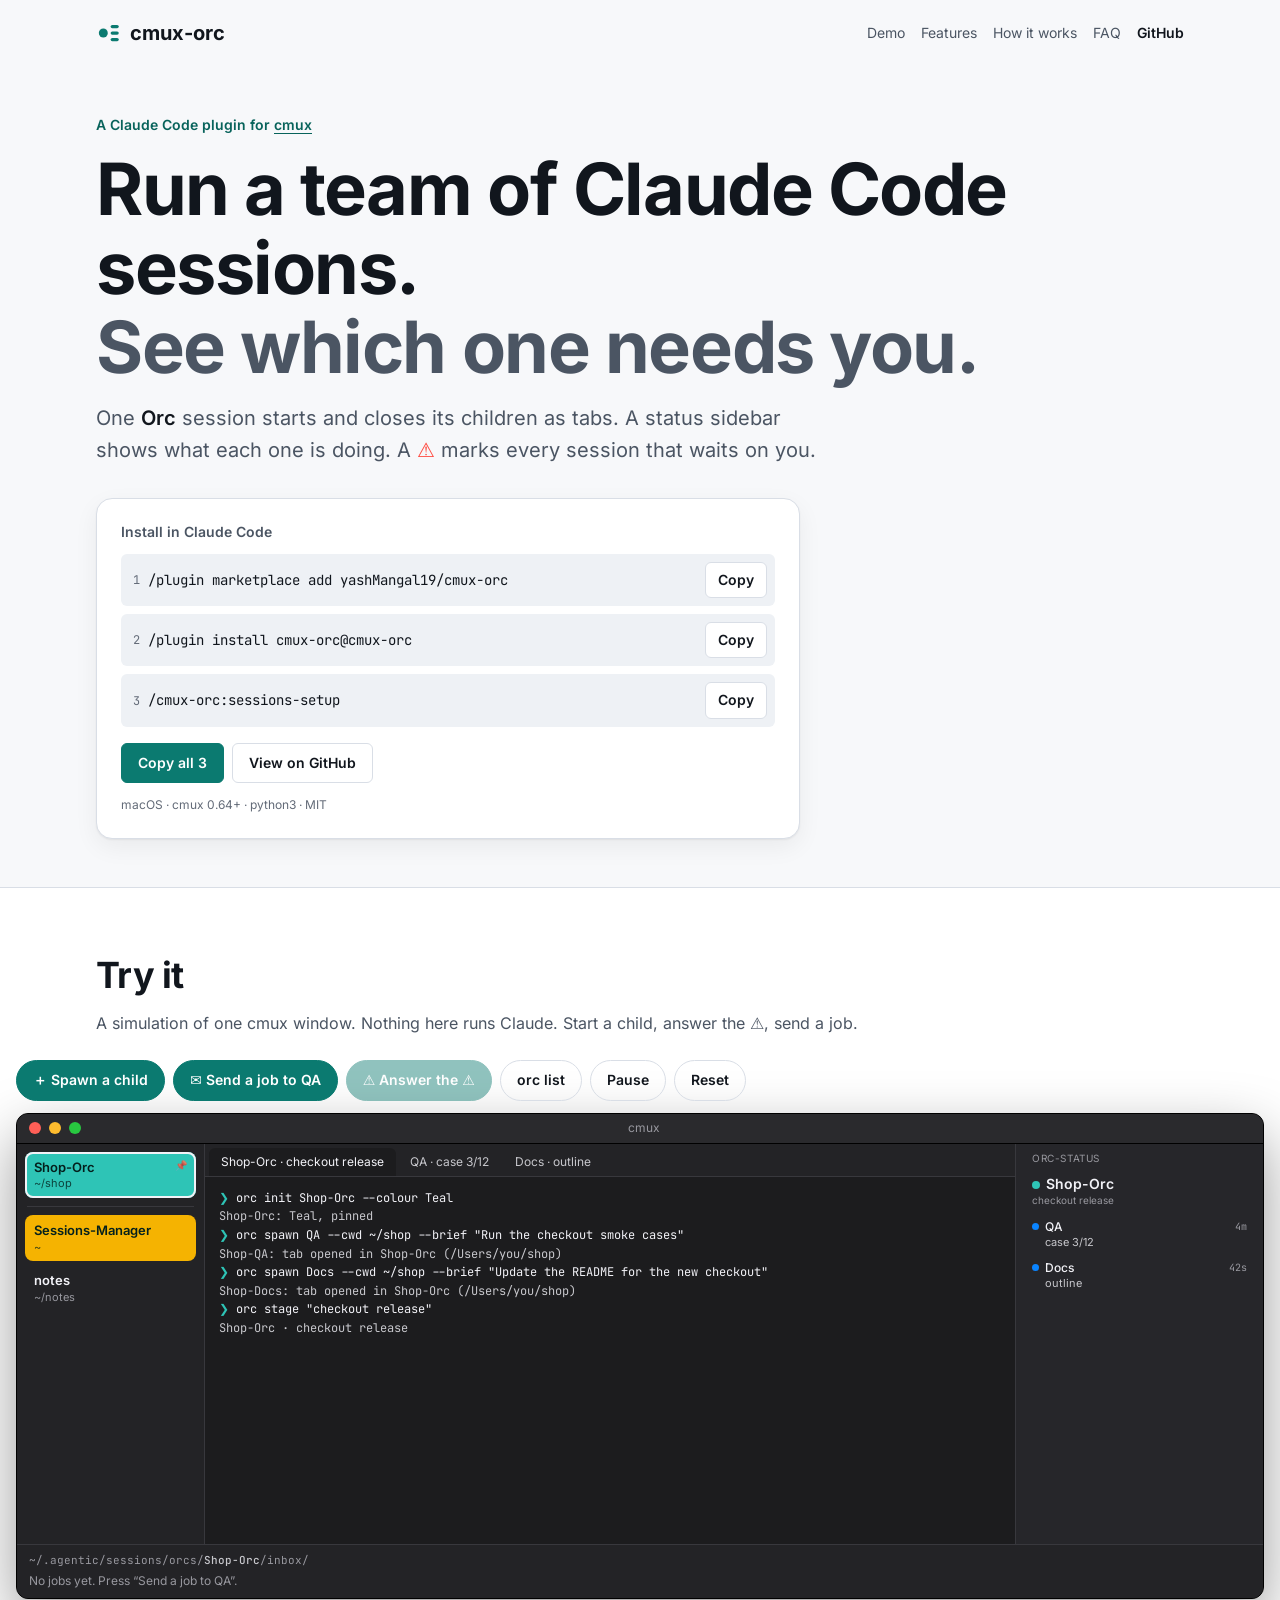
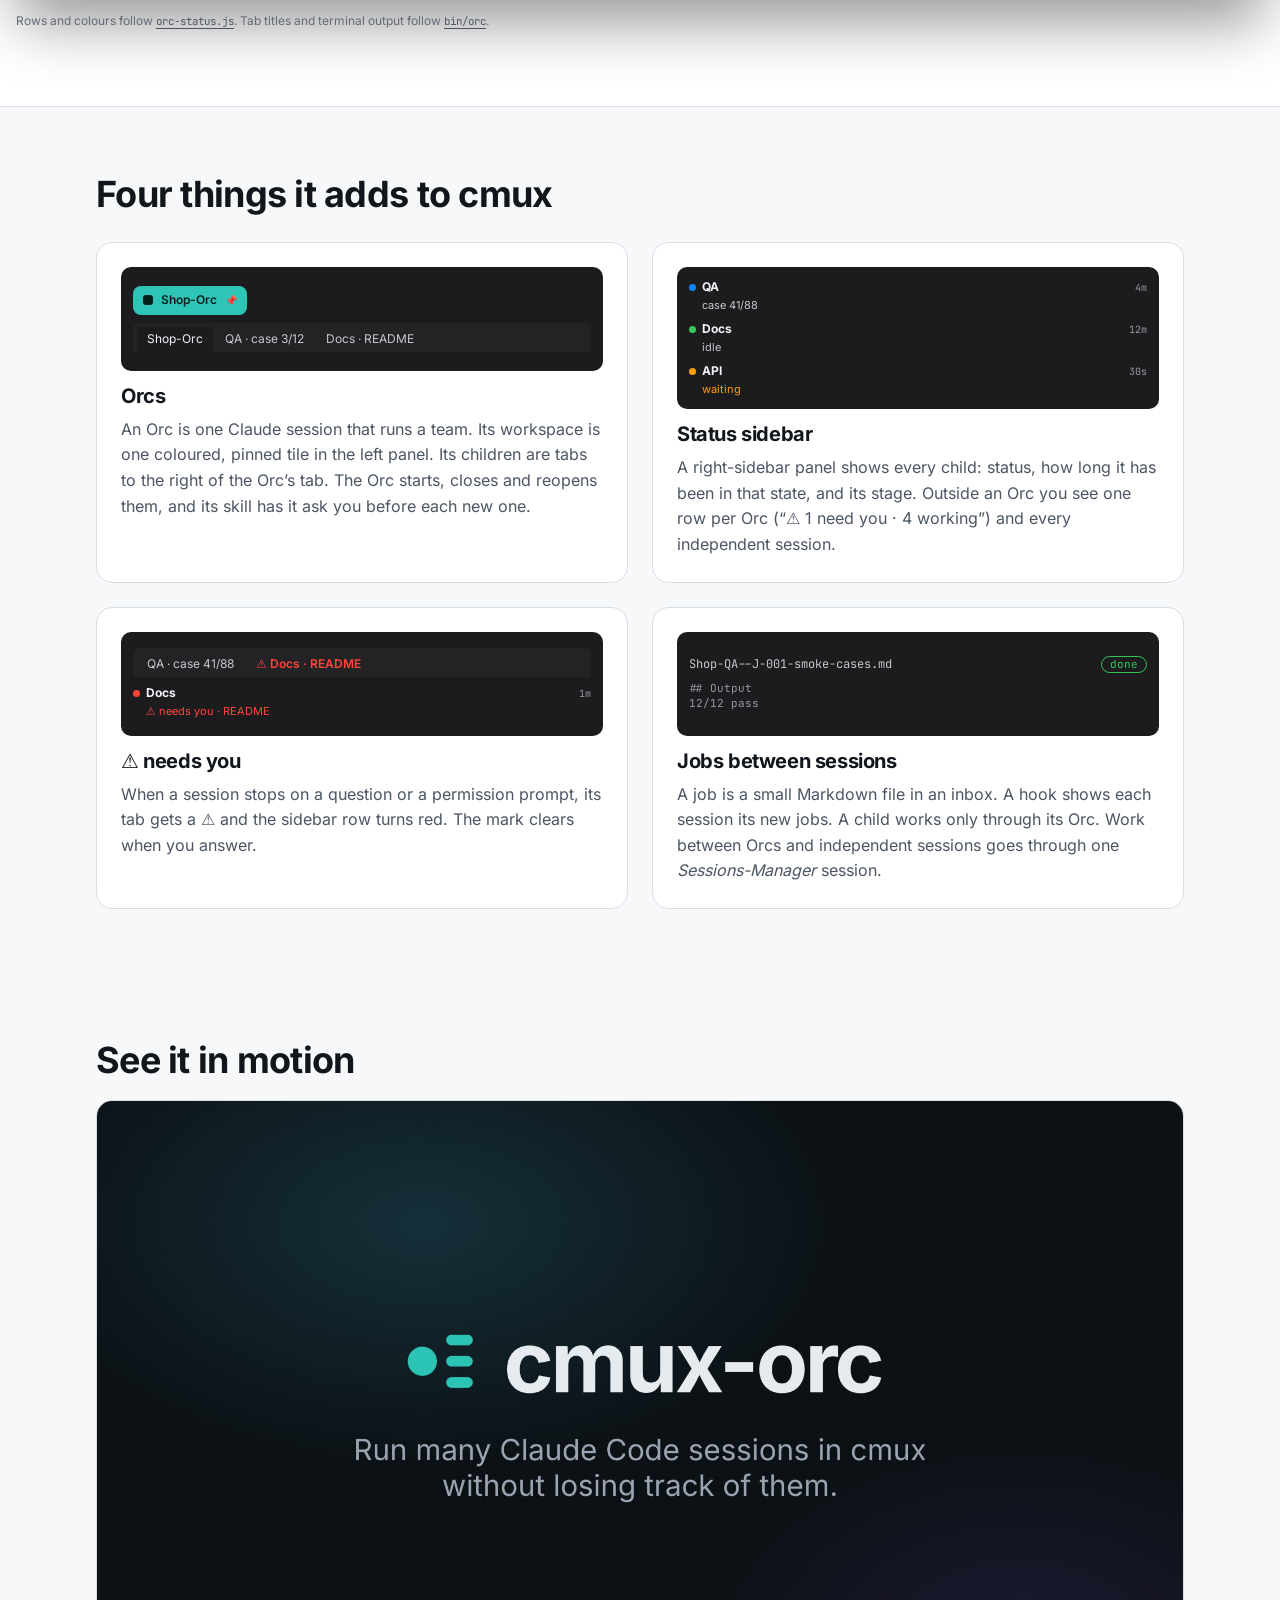
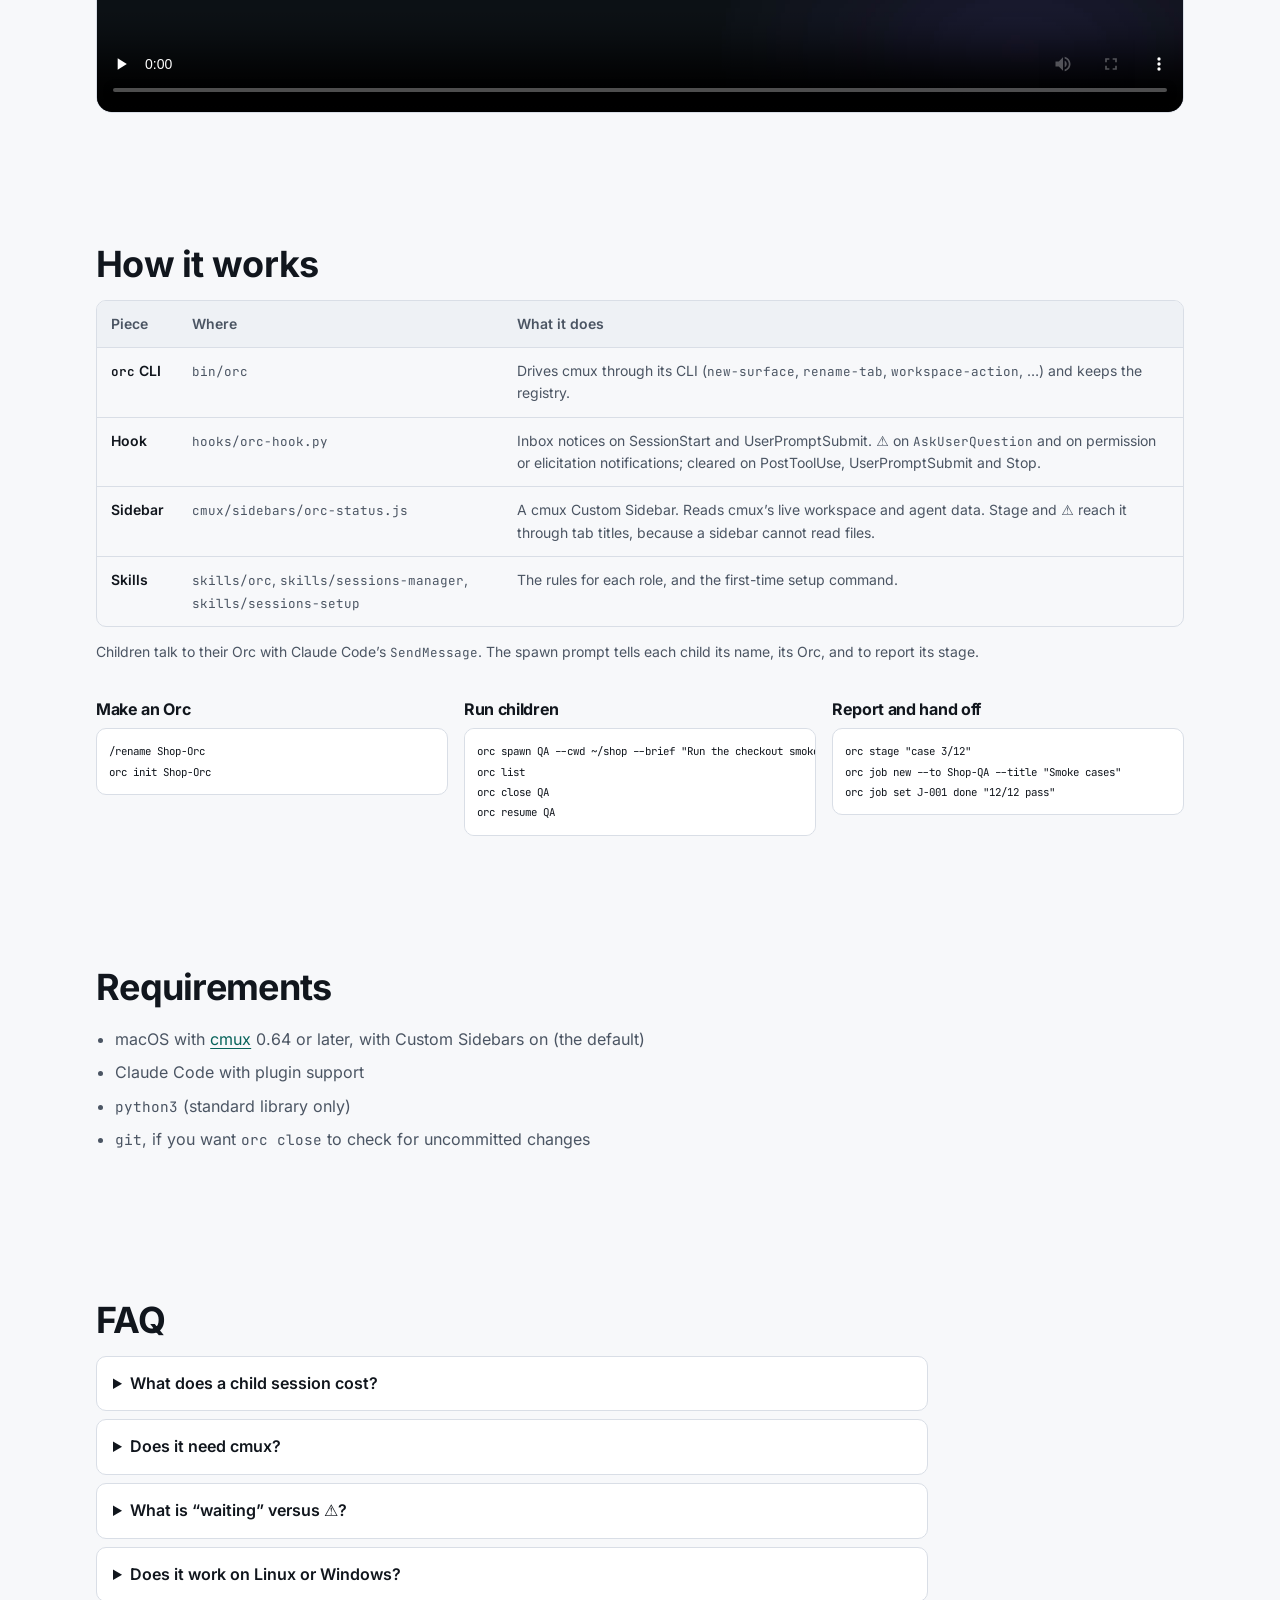
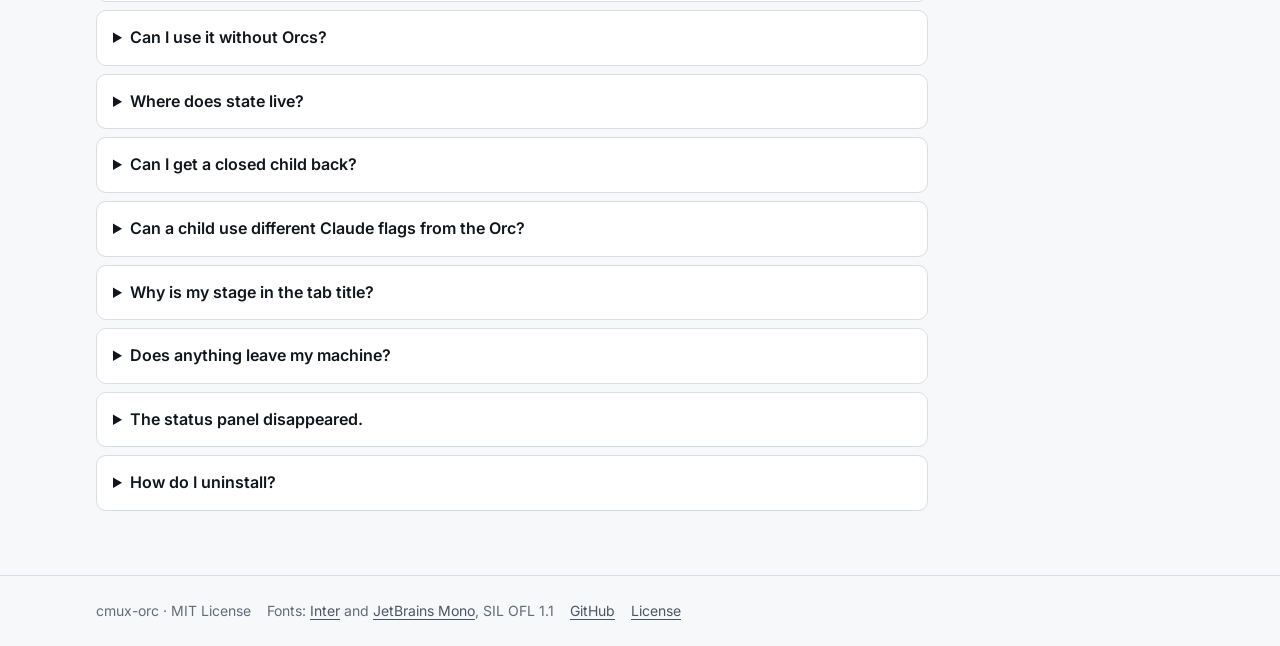
<file: docs/index.html>
<!doctype html>
<html lang="en">
<head>
<meta charset="utf-8">
<meta name="viewport" content="width=device-width, initial-scale=1">
<title>cmux-orc</title>
<meta name="description" content="Run many Claude Code sessions in cmux without losing track of them: Orc tabs, a live status sidebar, a ⚠ when a session needs you, and jobs between sessions.">
<meta name="color-scheme" content="light dark">
<meta property="og:type" content="website">
<meta property="og:title" content="cmux-orc: run many Claude Code sessions in cmux">
<meta property="og:description" content="Orc tabs, a live status sidebar, a ⚠ when a session needs you, and jobs between sessions. A Claude Code plugin for cmux.">
<meta property="og:url" content="https://yashmangal19.github.io/cmux-orc/">
<meta property="og:image" content="https://yashmangal19.github.io/cmux-orc/og-card.png">
<meta name="twitter:card" content="summary_large_image">
<meta name="twitter:title" content="cmux-orc: run many Claude Code sessions in cmux">
<meta name="twitter:description" content="Orc tabs, a live status sidebar, a ⚠ when a session needs you, and jobs between sessions.">
<meta name="twitter:image" content="https://yashmangal19.github.io/cmux-orc/og-card.png">
<link rel="icon" href="favicon.svg" type="image/svg+xml">
<link rel="preload" href="fonts/inter-latin-var.woff2" as="font" type="font/woff2" crossorigin>
<link rel="stylesheet" href="fonts/fonts.css">
<link rel="stylesheet" href="tokens.css">
<link rel="stylesheet" href="styles.css">
</head>
<body>
<a class="skip" href="#main">Skip to content</a>
<header class="nav wrap">
  <a class="brand" href="#top" aria-label="cmux-orc home"><svg viewBox="0 0 32 32" aria-hidden="true"><g fill="currentColor"><circle cx="9" cy="16" r="5.5"/><rect x="18" y="6" width="10" height="4" rx="2"/><rect x="18" y="14" width="10" height="4" rx="2"/><rect x="18" y="22" width="10" height="4" rx="2"/></g></svg>cmux-orc</a>
  <nav aria-label="Sections">
    <a href="#demo">Demo</a>
    <a href="#features">Features</a>
    <a href="#how">How it works</a>
    <a href="#faq">FAQ</a>
    <a class="gh" href="https://github.com/yashMangal19/cmux-orc">GitHub</a>
  </nav>
</header>

<main id="main" tabindex="-1">
<section class="hero wrap" id="top">
  <p class="eyebrow">A Claude Code plugin for <a href="https://cmux.com">cmux</a></p>
  <h1>Run a team of Claude Code sessions.<br><span>See which one needs you.</span></h1>
  <p class="lede">One <em>Orc</em> session starts and closes its children as tabs. A status sidebar shows what each one is doing. A <b class="warn">⚠</b> marks every session that waits on you.</p>

  <div class="install" aria-labelledby="install-h">
    <h2 id="install-h" class="install-h">Install in Claude Code</h2>
    <ol class="cmds">
      <li><code tabindex="0">/plugin marketplace add yashMangal19/cmux-orc</code><button class="copy" type="button" data-copy="/plugin marketplace add yashMangal19/cmux-orc" aria-label="Copy command 1">Copy</button></li>
      <li><code tabindex="0">/plugin install cmux-orc@cmux-orc</code><button class="copy" type="button" data-copy="/plugin install cmux-orc@cmux-orc" aria-label="Copy command 2">Copy</button></li>
      <li><code tabindex="0">/cmux-orc:sessions-setup</code><button class="copy" type="button" data-copy="/cmux-orc:sessions-setup" aria-label="Copy command 3">Copy</button></li>
    </ol>
    <div class="install-foot">
      <button class="copy all" type="button" data-copy-all>Copy all 3</button>
      <a class="btn" href="https://github.com/yashMangal19/cmux-orc">View on GitHub</a>
    </div>
    <p class="fine">macOS · cmux 0.64+ · python3 · MIT</p>
  </div>
</section>

<section class="demo-sec" id="demo" aria-labelledby="demo-h">
  <div class="wrap">
    <h2 id="demo-h">Try it</h2>
    <p class="sub">A simulation of one cmux window. Nothing here runs Claude. Start a child, answer the ⚠, send a job.</p>
  </div>
  <div class="wrap wide">
    <div class="controls" role="group" aria-label="Demo controls">
      <button type="button" class="ctl" id="d-spawn"><span aria-hidden="true">＋</span> Spawn a child</button>
      <button type="button" class="ctl" id="d-job"><span aria-hidden="true">✉</span> Send a job to QA</button>
      <button type="button" class="ctl warn-ctl" id="d-answer" disabled><span aria-hidden="true">⚠</span> Answer the ⚠</button>
      <button type="button" class="ctl ghost" id="d-list">orc list</button>
      <button type="button" class="ctl ghost" id="d-pause" aria-pressed="false">Pause</button>
      <button type="button" class="ctl ghost" id="d-reset">Reset</button>
    </div>
    <div class="cmux" id="cmux">
      <div class="cmux-bar" aria-hidden="true"><i></i><i></i><i></i><span>cmux</span></div>
      <div class="cmux-body">
        <aside class="ws-list" aria-label="Workspaces (left panel)">
          <ul id="ws-list"></ul>
        </aside>
        <div class="center">
          <div class="tabs" role="tablist" aria-label="Tabs in this workspace" id="tabs"></div>
          <div class="term" id="term" role="log" aria-live="off" tabindex="0" aria-label="Terminal of the selected tab"></div>
        </div>
        <aside class="side" aria-label="orc-status sidebar">
          <div class="side-head">orc-status</div>
          <div id="side"></div>
        </aside>
      </div>
      <div class="inbox" aria-label="Team inbox">
        <div class="inbox-h"><span>~/.agentic/sessions/orcs/<b id="inbox-orc">Shop-Orc</b>/inbox/</span></div>
        <ul id="inbox"><li class="empty">No jobs yet. Press “Send a job to QA”.</li></ul>
      </div>
    </div>
    <p class="sr-only" aria-live="polite" id="d-live"></p>
    <p class="demo-note">Rows and colours follow <a href="https://github.com/yashMangal19/cmux-orc/blob/main/cmux/sidebars/orc-status.js"><code>orc-status.js</code></a>. Tab titles and terminal output follow <a href="https://github.com/yashMangal19/cmux-orc/blob/main/bin/orc"><code>bin/orc</code></a>.</p>
  </div>
</section>

<section class="wrap" id="features" aria-labelledby="feat-h">
  <h2 id="feat-h">Four things it adds to cmux</h2>
  <div class="features">
    <article class="feat">
      <div class="viz viz-orc" aria-hidden="true" data-clip="media/feature-orc-tabs.mp4" data-alt="An Orc workspace pinned in cmux with its child tabs">
        <div class="mini-ws"><span class="tile"></span>Shop-Orc <span class="pin">📌</span></div>
        <div class="mini-tabs"><span class="on">Shop-Orc</span><span>QA · case 3/12</span><span>Docs · README</span></div>
      </div>
      <h3>Orcs</h3>
      <p>An Orc is one Claude session that runs a team. Its workspace is one coloured, pinned tile in the left panel. Its children are tabs to the right of the Orc’s tab. The Orc starts, closes and reopens them, and its skill has it ask you before each new one.</p>
    </article>
    <article class="feat">
      <div class="viz viz-side" aria-hidden="true" data-clip="media/feature-sidebar.mp4" data-alt="The orc-status sidebar listing children with status, time and stage">
        <div class="row"><i style="background:#0A84FF"></i><b>QA</b><time>4m</time><small>case 41/88</small></div>
        <div class="row"><i style="background:#34C759"></i><b>Docs</b><time>12m</time><small>idle</small></div>
        <div class="row"><i style="background:#FF9F0A"></i><b>API</b><time>30s</time><small class="o">waiting</small></div>
      </div>
      <h3>Status sidebar</h3>
      <p>A right-sidebar panel shows every child: status, how long it has been in that state, and its stage. Outside an Orc you see one row per Orc (“⚠ 1 need you · 4 working”) and every independent session.</p>
    </article>
    <article class="feat">
      <div class="viz viz-warn" aria-hidden="true" data-clip="media/feature-needs-you.mp4" data-alt="A child tab gets a ⚠ and its sidebar row turns red">
        <div class="mini-tabs"><span>QA · case 41/88</span><span class="red">⚠ Docs · README</span></div>
        <div class="row"><i style="background:#FF453A"></i><b>Docs</b><time>1m</time><small class="r">⚠ needs you · README</small></div>
      </div>
      <h3>⚠ needs you</h3>
      <p>When a session stops on a question or a permission prompt, its tab gets a ⚠ and the sidebar row turns red. The mark clears when you answer.</p>
    </article>
    <article class="feat">
      <div class="viz viz-job" aria-hidden="true" data-clip="media/feature-jobs.mp4" data-alt="A job file moving from open to taken to done">
        <div class="file"><span>Shop-QA--J-001-smoke-cases.md</span><em class="s-done">done</em></div>
        <pre>## Output
12/12 pass</pre>
      </div>
      <h3>Jobs between sessions</h3>
      <p>A job is a small Markdown file in an inbox. A hook shows each session its new jobs. A child works only through its Orc. Work between Orcs and independent sessions goes through one <em>Sessions-Manager</em> session.</p>
    </article>
  </div>
</section>

<section class="wrap" id="video" aria-labelledby="video-h">
  <h2 id="video-h">See it in motion</h2>
    <!-- site.js swaps in the video once docs/media/cmux-orc-promo.mp4 exists. -->
  <figure class="video-slot" id="video-slot" data-video="media/cmux-orc-promo.mp4" data-poster="media/cmux-orc-promo-poster.jpg">
    <div class="video-ph">Video coming soon</div>
  </figure>
</section>

<section class="wrap" id="how" aria-labelledby="how-h">
  <h2 id="how-h">How it works</h2>
  <div class="table-wrap">
  <table>
    <thead><tr><th scope="col">Piece</th><th scope="col">Where</th><th scope="col">What it does</th></tr></thead>
    <tbody>
      <tr><th scope="row"><code>orc</code> CLI</th><td><code>bin/orc</code></td><td>Drives cmux through its CLI (<code>new-surface</code>, <code>rename-tab</code>, <code>workspace-action</code>, …) and keeps the registry.</td></tr>
      <tr><th scope="row">Hook</th><td><code>hooks/orc-hook.py</code></td><td>Inbox notices on SessionStart and UserPromptSubmit. ⚠ on <code>AskUserQuestion</code> and on permission or elicitation notifications; cleared on PostToolUse, UserPromptSubmit and Stop.</td></tr>
      <tr><th scope="row">Sidebar</th><td><code>cmux/sidebars/orc-status.js</code></td><td>A cmux Custom Sidebar. Reads cmux’s live workspace and agent data. Stage and ⚠ reach it through tab titles, because a sidebar cannot read files.</td></tr>
      <tr><th scope="row">Skills</th><td><code>skills/orc</code>, <code>skills/sessions-manager</code>, <code>skills/sessions-setup</code></td><td>The rules for each role, and the first-time setup command.</td></tr>
    </tbody>
  </table>
  </div>
  <p class="after-table">Children talk to their Orc with Claude Code’s <code>SendMessage</code>. The spawn prompt tells each child its name, its Orc, and to report its stage.</p>
  <div class="usage">
    <div>
      <h3>Make an Orc</h3>
<pre tabindex="0"><code>/rename Shop-Orc
orc init Shop-Orc</code></pre>
    </div>
    <div>
      <h3>Run children</h3>
<pre tabindex="0"><code>orc spawn QA --cwd ~/shop --brief "Run the checkout smoke cases"
orc list
orc close QA
orc resume QA</code></pre>
    </div>
    <div>
      <h3>Report and hand off</h3>
<pre tabindex="0"><code>orc stage "case 3/12"
orc job new --to Shop-QA --title "Smoke cases"
orc job set J-001 done "12/12 pass"</code></pre>
    </div>
  </div>
</section>

<section class="wrap" id="req" aria-labelledby="req-h">
  <h2 id="req-h">Requirements</h2>
  <ul class="req">
    <li>macOS with <a href="https://cmux.com">cmux</a> 0.64 or later, with Custom Sidebars on (the default)</li>
    <li>Claude Code with plugin support</li>
    <li><code tabindex="0">python3</code> (standard library only)</li>
    <li><code tabindex="0">git</code>, if you want <code>orc close</code> to check for uncommitted changes</li>
  </ul>
</section>

<section class="wrap" id="faq" aria-labelledby="faq-h">
  <h2 id="faq-h">FAQ</h2>
  <div class="faq">
    <details><summary>What does a child session cost?</summary><p>Each child is a full Claude Code session with its own context, so it uses tokens like any session you start yourself. That is why the <code>orc</code> skill tells the Orc to ask you before every <code>orc spawn</code>. Close children when their work is checked; <code>orc resume</code> brings one back if you need it again.</p></details>
    <details><summary>Does it need cmux?</summary><p>Yes. Tabs, workspace colours, pinning, the ⚠ mark and the sidebar all go through cmux. <code>orc init</code>, <code>spawn</code>, <code>stage</code>, <code>close</code>, <code>resume</code> and <code>pane</code> stop with <code>not running inside a cmux terminal</code> outside it. <code>orc setup</code> makes its links anywhere, but shows the panel only inside cmux. The job commands and <code>orc list</code> only read and write files.</p></details>
    <details><summary>What is “waiting” versus ⚠?</summary><p>“waiting” (orange) is cmux’s status for a session that finished its turn and is idle until you type. ⚠ (red) means the session stopped in the middle of its work on a question or a permission prompt, and nothing happens until you answer. Only ⚠ means a session is blocked on you.</p></details>
    <details><summary>Does it work on Linux or Windows?</summary><p>No. cmux is a macOS app, and cmux-orc needs it. The CLI also uses <code>fcntl</code> file locks, which Windows does not have.</p></details>
    <details><summary>Can I use it without Orcs?</summary><p>Yes. With the plugin installed, every session in cmux gets the ⚠ mark, and the sidebar’s Sessions overview lists independent sessions with their status. You can name one session <code>Sessions-Manager</code> and pass jobs between independent sessions. <code>orc stage</code> works only in an Orc tab or a child tab.</p></details>
    <details><summary>Where does state live?</summary><p>In <code>~/.agentic/sessions</code> (set <code>CLAUDE_ORC_HOME</code> to move it): <code>registry.json</code> for Orcs and children, <code>inbox/</code> for top-level jobs, <code>orcs/&lt;Name&gt;/inbox/</code> for each team, <code>state/</code> for the hook’s per-session notes. cmux-orc also reads cmux’s <code>~/.cmuxterm/claude-hook-sessions.json</code> to map tabs to Claude sessions; it never writes it.</p></details>
    <details><summary>Can I get a closed child back?</summary><p>Yes. <code>orc close</code> saves the child’s Claude session id before it closes the tab, and <code>orc resume &lt;Role&gt;</code> opens a new tab with <code>claude --resume &lt;id&gt;</code>. <code>orc close</code> refuses while the child’s folder has uncommitted git changes or while the child waits on you.</p></details>
    <details><summary>Can a child use different Claude flags from the Orc?</summary><p>Yes. Anything after <code>--</code> goes to that child’s <code>claude</code> command: <code>orc spawn Review -- --model opus</code>. With no <code>--</code>, the child gets the Orc’s own flags, for example <code>--permission-mode</code> or <code>--model</code> and their values. Flags that belong to the Orc’s own session are left out: <code>--name</code>, <code>--resume</code>, <code>--continue</code>, <code>--session-id</code>, <code>--worktree</code>, <code>--from-pr</code>, <code>--teleport</code>, <code>--cloud</code> and <code>--remote-control</code>.</p></details>
    <details><summary>Why is my stage in the tab title?</summary><p>A cmux sidebar has no file access; it can read workspace and tab data only. <code>orc stage "case 3/12"</code> renames the tab to <code>QA · case 3/12</code>, and the sidebar splits the title back into name and stage. If you rename the tab by hand, the sidebar loses the stage until the next <code>orc stage</code>.</p></details>
    <details><summary>Does anything leave my machine?</summary><p>No. <code>orc</code> and the hook make no network calls. They run local <code>cmux</code> and <code>git</code> commands and read and write files under <code>~/.agentic/sessions</code>. (Children are Claude sessions, so they talk to Claude as usual.)</p></details>
    <details><summary>The status panel disappeared.</summary><p>cmux 0.64 has no button for Custom sidebars in the right sidebar’s mode bar. Run <code>orc pane</code>.</p></details>
    <details><summary>How do I uninstall?</summary><p>In Claude Code, <code>/plugin uninstall cmux-orc@cmux-orc</code>. Then remove the links that setup made, and the state if you no longer want it:</p><pre tabindex="0"><code>rm ~/.local/bin/orc ~/.config/cmux/sidebars/orc-status.js
rm -rf ~/.agentic/sessions      # registry, inboxes and jobs</code></pre><p>Workspace colours and pins are cmux settings; change them in cmux.</p></details>
  </div>
</section>
</main>

<footer class="foot">
  <div class="wrap">
    <span>cmux-orc · MIT License</span>
    <span>Fonts: <a href="fonts/OFL-Inter.txt">Inter</a> and <a href="fonts/OFL-JetBrainsMono.txt">JetBrains Mono</a>, SIL OFL 1.1</span>
    <a href="https://github.com/yashMangal19/cmux-orc">GitHub</a>
    <a href="https://github.com/yashMangal19/cmux-orc/blob/main/LICENSE">License</a>
  </div>
</footer>
<script src="site.js" defer></script>
<script src="demo.js" defer></script>
</body>
</html>
</file>
<file: docs/fonts/fonts.css>
/* Self-hosted, Latin subset, variable weight. Fontsource builds (OFL 1.1; see OFL-*.txt). */
@font-face {
  font-family: "Inter";
  font-style: normal;
  font-display: swap;
  font-weight: 100 900;
  src: url(inter-latin-var.woff2) format("woff2-variations"), url(inter-latin-var.woff2) format("woff2");
  unicode-range: U+0000-00FF,U+0131,U+0152-0153,U+02BB-02BC,U+02C6,U+02DA,U+02DC,U+0304,U+0308,U+0329,U+2000-206F,U+20AC,U+2122,U+2191,U+2193,U+2212,U+2215,U+FEFF,U+FFFD;
}
@font-face {
  font-family: "JetBrains Mono";
  font-style: normal;
  font-display: swap;
  font-weight: 100 800;
  src: url(jetbrains-mono-latin-var.woff2) format("woff2-variations"), url(jetbrains-mono-latin-var.woff2) format("woff2");
  unicode-range: U+0000-00FF,U+0131,U+0152-0153,U+02BB-02BC,U+02C6,U+02DA,U+02DC,U+0304,U+0308,U+0329,U+2000-206F,U+20AC,U+2122,U+2191,U+2193,U+2212,U+2215,U+FEFF,U+FFFD;
}
</file>
<file: docs/tokens.css>
/* cmux-orc brand tokens. Dark is the default; light applies with
   prefers-color-scheme: light or [data-theme="light"].
   Status colours are the exact values cmux/sidebars/orc-status.js draws. */

:root {
  /* Surfaces (dark) */
  --orc-bg: #0d1117;
  --orc-surface: #151b23;
  --orc-raised: #1d2530;
  --orc-border: #2a3340;
  --orc-text: #e6eaf0;
  --orc-text-muted: #9aa4b2;
  --orc-text-faint: #848e9e;

  /* Brand accent: Teal. It is one of the Orc colours in bin/orc. */
  --orc-accent: #2ec4b6;
  --orc-accent-strong: #5ee0d3;
  --orc-accent-ink: #062b28;        /* text on accent */
  --orc-accent-soft: #2ec4b61f;

  /* Status: identical to the sidebar (same in both themes) */
  --orc-status-working: #0a84ff;     /* working */
  --orc-status-idle: #34c759;        /* idle */
  --orc-status-turn: #ff9f0a;        /* "your turn" / waiting: finished a turn */
  --orc-status-blocked: #ff453a;     /* ⚠ needs you: question or permission prompt */
  --orc-status-ended: #7f7f7f66;     /* ended */
  --orc-status-none: #7f7f7f44;      /* no session */
  --orc-row-hover: #7f7f7f24;
  --orc-row-focused: #7f7f7f2e;

  /* Orc workspace colours, in bin/orc's order. Hexes are ours, for visuals. */
  --orc-c-purple: #9b6dff;
  --orc-c-teal: #2ec4b6;
  --orc-c-blue: #3b82f6;
  --orc-c-rose: #f43f75;
  --orc-c-green: #22c55e;
  --orc-c-orange: #f97316;
  --orc-c-indigo: #6366f1;
  --orc-c-crimson: #dc2645;
  --orc-c-aqua: #22d3ee;
  --orc-c-olive: #8a9a2b;
  --orc-c-magenta: #d946ef;
  --orc-c-navy: #1e3a8a;
  --orc-c-brown: #9a6233;
  --orc-c-amber: #f5b301;            /* reserved for Sessions-Manager */

  /* Type (free Google Fonts: Inter, JetBrains Mono) */
  --orc-font-sans: "Inter", ui-sans-serif, system-ui, -apple-system, "Segoe UI", sans-serif;
  --orc-font-mono: "JetBrains Mono", ui-monospace, "SF Mono", Menlo, monospace;
  --orc-text-xs: 0.75rem;     /* 12 */
  --orc-text-sm: 0.875rem;    /* 14 */
  --orc-text-md: 1rem;        /* 16 body */
  --orc-text-lg: 1.25rem;     /* 20 */
  --orc-text-xl: 1.625rem;    /* 26 */
  --orc-text-2xl: 2.25rem;    /* 36 */
  --orc-text-3xl: 3.25rem;    /* 52 */
  --orc-text-4xl: 4.5rem;     /* 72 hero */
  --orc-leading-tight: 1.1;
  --orc-leading-snug: 1.3;
  --orc-leading-body: 1.6;
  --orc-weight-regular: 400;
  --orc-weight-medium: 500;
  --orc-weight-semibold: 600;
  --orc-weight-bold: 700;
  --orc-tracking-tight: -0.02em;

  /* Radii */
  --orc-radius-xs: 3px;
  --orc-radius-sm: 6px;
  --orc-radius-md: 10px;
  --orc-radius-lg: 16px;
  --orc-radius-pill: 999px;

  /* Spacing (4px base) */
  --orc-space-1: 4px;
  --orc-space-2: 8px;
  --orc-space-3: 12px;
  --orc-space-4: 16px;
  --orc-space-5: 24px;
  --orc-space-6: 32px;
  --orc-space-7: 48px;
  --orc-space-8: 64px;
  --orc-space-9: 96px;

  --orc-shadow: 0 1px 0 #ffffff0a inset, 0 8px 24px #00000059;
  --orc-max-width: 1120px;
}

@media (prefers-color-scheme: light) {
  :root:not([data-theme="dark"]) {
    --orc-bg: #f7f8fa;
    --orc-surface: #ffffff;
    --orc-raised: #eef1f5;
    --orc-border: #d9dee6;
    --orc-text: #11161d;
    --orc-text-muted: #4b5563;
    --orc-text-faint: #636b78;
    --orc-accent: #0b7a70;
    --orc-accent-strong: #08635b;
    --orc-accent-ink: #ffffff;
    --orc-accent-soft: #0b7a7014;
    --orc-shadow: 0 1px 2px #0000000f, 0 8px 24px #0000000f;
  }
}

:root[data-theme="light"] {
  --orc-bg: #f7f8fa;
  --orc-surface: #ffffff;
  --orc-raised: #eef1f5;
  --orc-border: #d9dee6;
  --orc-text: #11161d;
  --orc-text-muted: #4b5563;
  --orc-text-faint: #636b78;
  --orc-accent: #0b7a70;
  --orc-accent-strong: #08635b;
  --orc-accent-ink: #ffffff;
  --orc-accent-soft: #0b7a7014;
  --orc-shadow: 0 1px 2px #0000000f, 0 8px 24px #0000000f;
}
</file>
<file: docs/styles.css>
/* cmux-orc landing page. Colours, type and spacing come from tokens.css (--orc-*). */

*, *::before, *::after { box-sizing: border-box; }
html { scroll-behavior: smooth; -webkit-text-size-adjust: 100%; }
body {
  margin: 0;
  background: var(--orc-bg);
  color: var(--orc-text);
  font: var(--orc-weight-regular) var(--orc-text-md)/var(--orc-leading-body) var(--orc-font-sans);
}
a { color: var(--orc-accent-strong); text-underline-offset: 3px; }
code, pre, kbd { font-family: var(--orc-font-mono); font-size: 0.9em; }
:focus-visible { outline: 2px solid var(--orc-accent); outline-offset: 2px; border-radius: var(--orc-radius-xs); }
h1, h2, h3 { line-height: var(--orc-leading-snug); letter-spacing: var(--orc-tracking-tight); }
h2 { font-size: var(--orc-text-2xl); margin: 0 0 var(--orc-space-3); }
h3 { font-size: var(--orc-text-lg); margin: var(--orc-space-3) 0 var(--orc-space-2); }
section { padding-block: var(--orc-space-8); }

.wrap { max-width: var(--orc-max-width); margin-inline: auto; padding-inline: var(--orc-space-4); }
.wrap.wide { max-width: 1280px; }
.sr-only { position: absolute; width: 1px; height: 1px; overflow: hidden; clip: rect(0 0 0 0); white-space: nowrap; }
.skip { position: absolute; left: -999px; top: 8px; background: var(--orc-accent); color: var(--orc-accent-ink); padding: 8px 12px; border-radius: var(--orc-radius-sm); z-index: 10; }
.skip:focus { left: 8px; }
main:focus { outline: none; }

/* nav */
.nav { display: flex; align-items: center; justify-content: space-between; gap: var(--orc-space-4); padding-block: var(--orc-space-4); flex-wrap: wrap; }
.brand { display: inline-flex; align-items: center; gap: var(--orc-space-2); font-weight: var(--orc-weight-bold); color: var(--orc-text); text-decoration: none; font-size: var(--orc-text-lg); }
.brand svg { color: var(--orc-accent); width: 26px; height: 26px; }
.nav nav { display: flex; gap: var(--orc-space-4); flex-wrap: wrap; font-size: var(--orc-text-sm); }
.nav nav a { color: var(--orc-text-muted); text-decoration: none; padding-block: 6px; }
.nav nav a:hover { color: var(--orc-text); }
.nav nav a.gh { color: var(--orc-text); font-weight: var(--orc-weight-semibold); }

/* hero */
.hero { padding-top: var(--orc-space-7); padding-bottom: var(--orc-space-7); }
.eyebrow { color: var(--orc-accent-strong); font-weight: var(--orc-weight-semibold); font-size: var(--orc-text-sm); margin: 0 0 var(--orc-space-3); }
.eyebrow a { color: inherit; }
h1 { font-size: clamp(2.1rem, 6vw, var(--orc-text-4xl)); line-height: var(--orc-leading-tight); margin: 0 0 var(--orc-space-4); font-weight: var(--orc-weight-bold); }
h1 span { color: var(--orc-text-muted); }
.lede { font-size: var(--orc-text-lg); color: var(--orc-text-muted); max-width: 46rem; margin: 0 0 var(--orc-space-6); }
.lede em { color: var(--orc-text); font-style: normal; font-weight: var(--orc-weight-semibold); }
.warn { color: var(--orc-status-blocked); }

.install { background: var(--orc-surface); border: 1px solid var(--orc-border); border-radius: var(--orc-radius-lg); padding: var(--orc-space-5); max-width: 44rem; box-shadow: var(--orc-shadow); }
.install-h { font-size: var(--orc-text-sm); color: var(--orc-text-muted); font-weight: var(--orc-weight-semibold); margin: 0 0 var(--orc-space-3); letter-spacing: 0; }
.cmds { list-style: none; margin: 0; padding: 0; display: grid; gap: var(--orc-space-2); counter-reset: c; }
.cmds li { counter-increment: c; display: flex; align-items: center; gap: var(--orc-space-2); background: var(--orc-raised); border-radius: var(--orc-radius-sm); padding: 8px 8px 8px 12px; min-width: 0; }
.cmds li::before { content: counter(c); color: var(--orc-text-faint); font: var(--orc-text-xs) var(--orc-font-mono); width: 1ch; }
.cmds code { flex: 1; min-width: 0; overflow-x: auto; white-space: nowrap; font-size: var(--orc-text-sm); }
.copy, .btn {
  font: inherit; font-size: var(--orc-text-sm); font-weight: var(--orc-weight-semibold);
  border: 1px solid var(--orc-border); background: var(--orc-surface); color: var(--orc-text);
  border-radius: var(--orc-radius-sm); padding: 6px 12px; cursor: pointer; min-height: 32px; text-decoration: none; display: inline-flex; align-items: center; white-space: nowrap;
}
.copy:hover, .btn:hover { border-color: var(--orc-accent); }
.copy.ok { color: var(--orc-accent-strong); border-color: var(--orc-accent); }
.install-foot { display: flex; gap: var(--orc-space-2); margin-top: var(--orc-space-4); flex-wrap: wrap; }
.copy.all { background: var(--orc-accent); color: var(--orc-accent-ink); border-color: var(--orc-accent); min-height: 40px; padding-inline: 16px; }
.copy.all.ok { color: var(--orc-accent-ink); }
.install-foot .btn { min-height: 40px; padding-inline: 16px; }
.fine { color: var(--orc-text-faint); font-size: var(--orc-text-xs); margin: var(--orc-space-3) 0 0; }

/* demo section */
.demo-sec { background: var(--orc-surface); border-block: 1px solid var(--orc-border); }
.sub { color: var(--orc-text-muted); margin: 0 0 var(--orc-space-5); }
.controls { display: flex; flex-wrap: wrap; gap: var(--orc-space-2); margin-bottom: var(--orc-space-3); }
.ctl {
  font: inherit; font-size: var(--orc-text-sm); font-weight: var(--orc-weight-semibold);
  background: var(--orc-accent); color: var(--orc-accent-ink); border: 1px solid var(--orc-accent);
  border-radius: var(--orc-radius-pill); padding: 8px 16px; min-height: 40px; cursor: pointer;
}
.ctl:disabled { opacity: .45; cursor: not-allowed; }
.ctl.ghost { background: transparent; color: var(--orc-text); border-color: var(--orc-border); }
.ctl.warn-ctl:not(:disabled) { background: var(--orc-status-blocked); border-color: var(--orc-status-blocked); color: #1a0402; }
.ctl[aria-pressed="true"] { border-color: var(--orc-accent); color: var(--orc-accent-strong); }
.demo-note { color: var(--orc-text-faint); font-size: var(--orc-text-xs); margin-top: var(--orc-space-3); }
.demo-note a { color: var(--orc-text-muted); }

/* The cmux window is always dark, like cmux itself; contrast is checked against #1c1c1e. */
.cmux {
  --c-bg: #1c1c1e; --c-panel: #232326; --c-side: #26262a; --c-line: #38383d;
  --c-text: #f2f2f7; --c-sec: #c7c7cc; --c-ter: #98989f;
  --c-working: #0a84ff; --c-idle: #34c759; --c-turn: #ff9f0a; --c-blocked: #ff453a;
  background: var(--c-bg); color: var(--c-text); border: 1px solid #000; border-radius: 12px; overflow: hidden;
  box-shadow: 0 24px 60px #0006; font-family: -apple-system, BlinkMacSystemFont, "SF Pro Text", var(--orc-font-sans); font-size: 13px; line-height: 1.35;
  color-scheme: dark;
}
.cmux-bar { display: flex; align-items: center; gap: 8px; height: 30px; padding: 0 12px; background: #2a2a2d; border-bottom: 1px solid #000; }
.cmux-bar i { width: 12px; height: 12px; border-radius: 50%; background: #ff5f57; }
.cmux-bar i:nth-child(2) { background: #febc2e; }
.cmux-bar i:nth-child(3) { background: #28c840; }
.cmux-bar span { flex: 1; text-align: center; color: var(--c-ter); font-size: 12px; margin-right: 52px; }
.cmux-body { display: grid; grid-template-columns: 188px minmax(0, 1fr) 248px; min-height: 400px; }

.ws-list { background: var(--c-panel); border-right: 1px solid var(--c-line); padding: 8px; }
.ws-list ul { list-style: none; margin: 0; padding: 0; display: grid; gap: 4px; }
.ws { width: 100%; text-align: left; font: inherit; color: var(--c-text); background: transparent; border: 0; border-radius: 8px; padding: 7px 9px; cursor: pointer; display: grid; grid-template-columns: 1fr auto; gap: 0 4px; }
.ws:hover { background: #7f7f7f24; }
.ws small { grid-column: 1 / -1; color: var(--c-ter); font-size: 11px; }
.ws .pin { font-size: 10px; opacity: .8; }
.ws.coloured { background: var(--ws-c); color: #04201d; }
.ws.coloured small { color: #04201dcc; }
.ws.sel { box-shadow: 0 0 0 2px var(--c-text) inset; }
.ws:not(.coloured).sel { background: #7f7f7f33; box-shadow: none; }
.ws-name { font-weight: 600; overflow: hidden; text-overflow: ellipsis; white-space: nowrap; }
.ws-sep { height: 1px; background: var(--c-line); margin: 4px 2px; }

.center { display: flex; flex-direction: column; min-width: 0; }
.tabs { position: relative; display: flex; gap: 2px; background: var(--c-panel); border-bottom: 1px solid var(--c-line); padding: 4px 4px 0; overflow-x: auto; scrollbar-width: thin; }
.tab { font: inherit; font-size: 12px; color: var(--c-sec); background: transparent; border: 0; border-radius: 6px 6px 0 0; padding: 6px 12px; white-space: nowrap; cursor: pointer; max-width: 220px; overflow: hidden; text-overflow: ellipsis; flex: none; }
.tab:hover { background: #7f7f7f1f; }
.tab[aria-selected="true"] { background: var(--c-bg); color: var(--c-text); }
.tab.blocked { color: var(--c-blocked); font-weight: 600; }
.tab.new { animation: tabin .35s ease-out; }
@keyframes tabin { from { opacity: 0; transform: translateY(6px); } }

.term { flex: 1; padding: 12px 14px; font: 12px/1.55 var(--orc-font-mono); color: var(--c-sec); overflow-y: auto; height: 340px; white-space: pre-wrap; word-break: break-word; }
.term .cmd { color: var(--c-text); }
.term .cmd::before { content: "❯ "; color: var(--orc-c-teal); }
.term .ok { color: var(--c-idle); }
.term .dim { color: var(--c-ter); }
.term .ask { border: 1px solid var(--c-blocked); border-radius: 8px; padding: 8px 10px; margin: 6px 0; color: var(--c-text); white-space: normal; }
.term .ask b { color: var(--c-blocked); }
.term .ask button { font: inherit; margin: 6px 6px 0 0; background: #ffffff14; color: var(--c-text); border: 1px solid var(--c-line); border-radius: 6px; padding: 4px 10px; cursor: pointer; }
.term .ask button:hover { border-color: var(--c-text); }

.side { background: var(--c-side); border-left: 1px solid var(--c-line); padding: 6px; }
.side-head { color: var(--c-ter); font-size: 10px; text-transform: uppercase; letter-spacing: .06em; padding: 2px 10px 6px; }
.s-title { padding: 4px 10px 6px; }
.s-title .h { display: flex; align-items: center; gap: 6px; font-size: 14px; font-weight: 600; }
.s-title .sub2 { color: var(--c-ter); font-size: 10px; min-height: 13px; white-space: nowrap; overflow: hidden; text-overflow: ellipsis; }
.dot { width: 8px; height: 8px; border-radius: 50%; flex: none; }
.dot.sm { width: 7px; height: 7px; }
.s-row { width: 100%; text-align: left; font: inherit; color: var(--c-text); background: transparent; border: 0; border-radius: 8px; padding: 5px 10px; cursor: pointer; display: block; }
.s-row:hover { background: #7f7f7f24; }
.s-row.focused { background: #7f7f7f2e; }
.s-row .l1 { display: flex; align-items: center; gap: 6px; }
.s-row .nm { font-size: 12px; font-weight: 500; flex: 1; overflow: hidden; text-overflow: ellipsis; white-space: nowrap; }
.s-row time { font: 10px var(--orc-font-mono); color: var(--c-ter); min-width: 52px; text-align: right; }
.s-row .l2 { font-size: 11px; padding-left: 13px; color: var(--c-sec); overflow: hidden; text-overflow: ellipsis; display: -webkit-box; -webkit-line-clamp: 2; -webkit-box-orient: vertical; }
.s-row .l2.ter { color: var(--c-ter); }
.s-row .l2.turn { color: var(--c-turn); }
.s-row .l2.blocked { color: var(--c-blocked); }
.s-row.flash { animation: flash 1.2s ease-out; }
@keyframes flash { 0% { background: #ff453a40; } 100% { background: transparent; } }
.s-sec { font-size: 10px; font-weight: 600; color: var(--c-ter); padding: 6px 10px 3px; }
.s-orc .l2 { padding-left: 14px; color: var(--c-sec); }
.s-note { font-size: 11px; color: var(--c-ter); padding: 4px 10px; }

.inbox { border-top: 1px solid var(--c-line); background: var(--c-panel); padding: 8px 12px 10px; }
.inbox-h { font: 11px var(--orc-font-mono); color: var(--c-ter); margin-bottom: 6px; overflow-x: auto; white-space: nowrap; }
.inbox-h b { color: var(--c-sec); font-weight: 500; }
.inbox ul { list-style: none; margin: 0; padding: 0; display: grid; gap: 4px; }
.inbox li { display: flex; align-items: center; gap: 10px; font: 12px var(--orc-font-mono); color: var(--c-sec); min-width: 0; }
.inbox li.empty { color: var(--c-ter); font-family: inherit; }
.inbox .fn { flex: 1; min-width: 0; overflow: hidden; text-overflow: ellipsis; white-space: nowrap; }
.inbox .note { color: var(--c-ter); white-space: nowrap; overflow: hidden; text-overflow: ellipsis; max-width: 40%; }
.chip { font: 600 11px var(--orc-font-mono); padding: 1px 8px; border-radius: 999px; border: 1px solid currentColor; flex: none; transition: color .3s, background-color .3s; }
.s-open { color: var(--c-sec); }
.s-taken { color: #64b5ff; }
.s-blocked { color: var(--c-blocked); }
.s-done { color: var(--c-idle); }

/* features */
.features { display: grid; grid-template-columns: repeat(2, minmax(0, 1fr)); gap: var(--orc-space-5); margin-top: var(--orc-space-5); }
.feat { background: var(--orc-surface); border: 1px solid var(--orc-border); border-radius: var(--orc-radius-lg); padding: var(--orc-space-5); }
.feat p { color: var(--orc-text-muted); margin: 0; }
.viz { background: #1c1c1e; color: #f2f2f7; border-radius: var(--orc-radius-md); padding: 12px; font: 12px/1.4 -apple-system, BlinkMacSystemFont, var(--orc-font-sans); min-height: 104px; display: grid; gap: 8px; align-content: center; color-scheme: dark; }
.viz .mini-ws { display: flex; align-items: center; gap: 8px; background: var(--orc-c-teal); color: #04201d; font-weight: 600; border-radius: 8px; padding: 6px 10px; width: max-content; }
.viz .tile { width: 10px; height: 10px; border-radius: 3px; background: #04201d; }
.viz .pin { font-size: 10px; }
.viz .mini-tabs { display: flex; gap: 2px; background: #232326; padding: 4px 4px 0; border-radius: 6px 6px 0 0; overflow: hidden; }
.viz .mini-tabs span { padding: 4px 10px; color: #c7c7cc; white-space: nowrap; }
.viz .mini-tabs .on { background: #1c1c1e; color: #f2f2f7; border-radius: 5px 5px 0 0; }
.viz .mini-tabs .red { color: #ff453a; font-weight: 600; }
.viz .row { display: grid; grid-template-columns: 7px 1fr auto; gap: 2px 6px; align-items: center; }
.viz .row i { width: 7px; height: 7px; border-radius: 50%; }
.viz .row time { font: 10px var(--orc-font-mono); color: #98989f; }
.viz .row small { grid-column: 2 / -1; color: #c7c7cc; font-size: 11px; }
.viz .row small.o { color: #ff9f0a; }
.viz .row small.r { color: #ff453a; }
.viz .file { display: flex; justify-content: space-between; gap: 8px; font-family: var(--orc-font-mono); color: #c7c7cc; min-width: 0; }
.viz .file span { overflow: hidden; text-overflow: ellipsis; white-space: nowrap; }
.viz .file em { font-style: normal; color: #34c759; border: 1px solid; border-radius: 999px; padding: 0 8px; font-size: 11px; }
.viz pre { margin: 0; color: #98989f; font-size: 11px; }

/* video slot */
.video-slot { margin: var(--orc-space-4) 0 0; }
.video-slot video, .video-slot img { width: 100%; height: auto; border-radius: var(--orc-radius-lg); border: 1px solid var(--orc-border); display: block; }
.video-ph { aspect-ratio: 16 / 9; border: 1px dashed var(--orc-border); border-radius: var(--orc-radius-lg); display: grid; place-items: center; color: var(--orc-text-faint); background: var(--orc-surface); }

/* how it works */
.table-wrap { overflow-x: auto; border: 1px solid var(--orc-border); border-radius: var(--orc-radius-md); }
table { border-collapse: collapse; width: 100%; font-size: var(--orc-text-sm); }
th, td { text-align: left; vertical-align: top; padding: 12px 14px; border-bottom: 1px solid var(--orc-border); }
tbody tr:last-child > * { border-bottom: 0; }
thead th { color: var(--orc-text-muted); font-weight: var(--orc-weight-semibold); background: var(--orc-raised); }
tbody th { white-space: nowrap; font-weight: var(--orc-weight-semibold); }
td { color: var(--orc-text-muted); }
.usage { display: grid; grid-template-columns: repeat(3, minmax(0, 1fr)); gap: var(--orc-space-4); margin-top: var(--orc-space-5); }
.usage h3 { font-size: var(--orc-text-md); }
.usage pre { background: var(--orc-surface); border: 1px solid var(--orc-border); border-radius: var(--orc-radius-md); padding: 12px; overflow-x: auto; margin: 0; font-size: var(--orc-text-xs); line-height: 1.7; }

.req { padding-left: 1.2em; color: var(--orc-text-muted); }
.req li { margin-bottom: var(--orc-space-2); }

.faq { display: grid; gap: var(--orc-space-2); max-width: 52rem; }
.faq details { background: var(--orc-surface); border: 1px solid var(--orc-border); border-radius: var(--orc-radius-md); }
.faq summary { cursor: pointer; padding: 14px 16px; font-weight: var(--orc-weight-semibold); }
.faq p { margin: 0; padding: 0 16px 16px; color: var(--orc-text-muted); }

.foot { border-top: 1px solid var(--orc-border); padding-block: var(--orc-space-5); color: var(--orc-text-faint); font-size: var(--orc-text-sm); }
.foot .wrap { display: flex; gap: var(--orc-space-4); flex-wrap: wrap; }
.foot a { color: var(--orc-text-muted); }

/* narrow screens */
@media (max-width: 900px) {
  .cmux-body { grid-template-columns: minmax(0, 1fr); }
  .ws-list { border-right: 0; border-bottom: 1px solid var(--c-line); padding: 6px; }
  .ws-list ul { display: flex; overflow-x: auto; gap: 4px; }
  .ws-list li { flex: none; }
  .ws-sep { display: none; }
  .ws small { display: none; }
  .side { border-left: 0; border-top: 1px solid var(--c-line); }
  .term { height: 220px; }
  .usage { grid-template-columns: minmax(0, 1fr); }
}
@media (max-width: 640px) {
  section { padding-block: var(--orc-space-7); }
  .features { grid-template-columns: minmax(0, 1fr); }
  .install { padding: var(--orc-space-4); }
  .cmds li { padding-left: 8px; }
  .ctl { padding: 8px 12px; }
  .lede { font-size: var(--orc-text-md); }
  .nav nav { gap: var(--orc-space-3); }
}

@media (prefers-reduced-motion: reduce) {
  html { scroll-behavior: auto; }
  *, *::before, *::after { animation: none !important; transition: none !important; }
}
.after-table { color: var(--orc-text-muted); font-size: var(--orc-text-sm); }
.faq pre { margin: 0 16px 12px; background: var(--orc-raised); border-radius: var(--orc-radius-sm); padding: 10px 12px; overflow-x: auto; font-size: var(--orc-text-xs); }
.feat-gif { width: 100%; height: auto; border-radius: var(--orc-radius-md); display: block; }
@media (max-width: 900px) {
  .term { flex: none; height: 240px; }
}
@media (max-width: 640px) {
  .table-wrap table, .table-wrap tbody, .table-wrap tr, .table-wrap th, .table-wrap td { display: block; }
  .table-wrap thead { position: absolute; width: 1px; height: 1px; overflow: hidden; clip: rect(0 0 0 0); }
  .table-wrap tr { padding: 12px 14px; border-bottom: 1px solid var(--orc-border); }
  .table-wrap tbody tr:last-child { border-bottom: 0; }
  .table-wrap th, .table-wrap td { padding: 0; border: 0; white-space: normal; }
  .table-wrap td { margin-top: 4px; }
}
</file>
